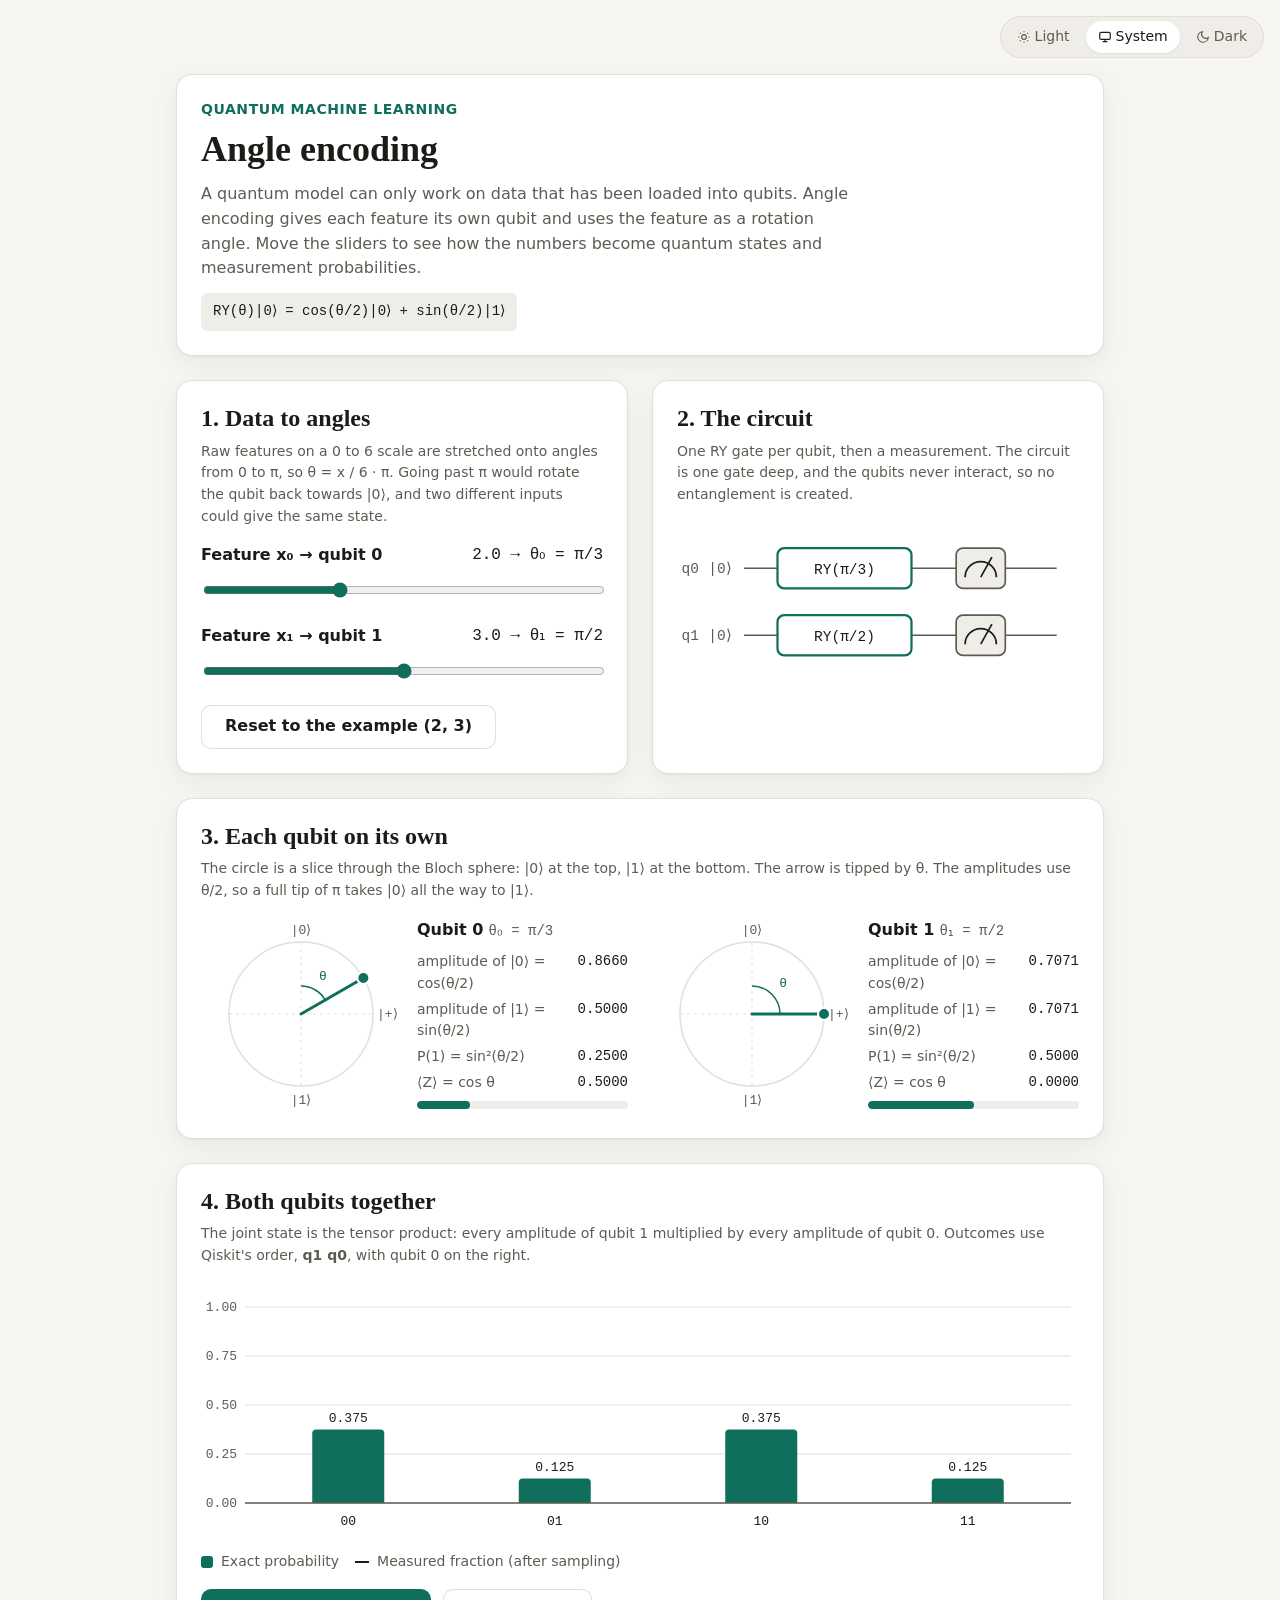
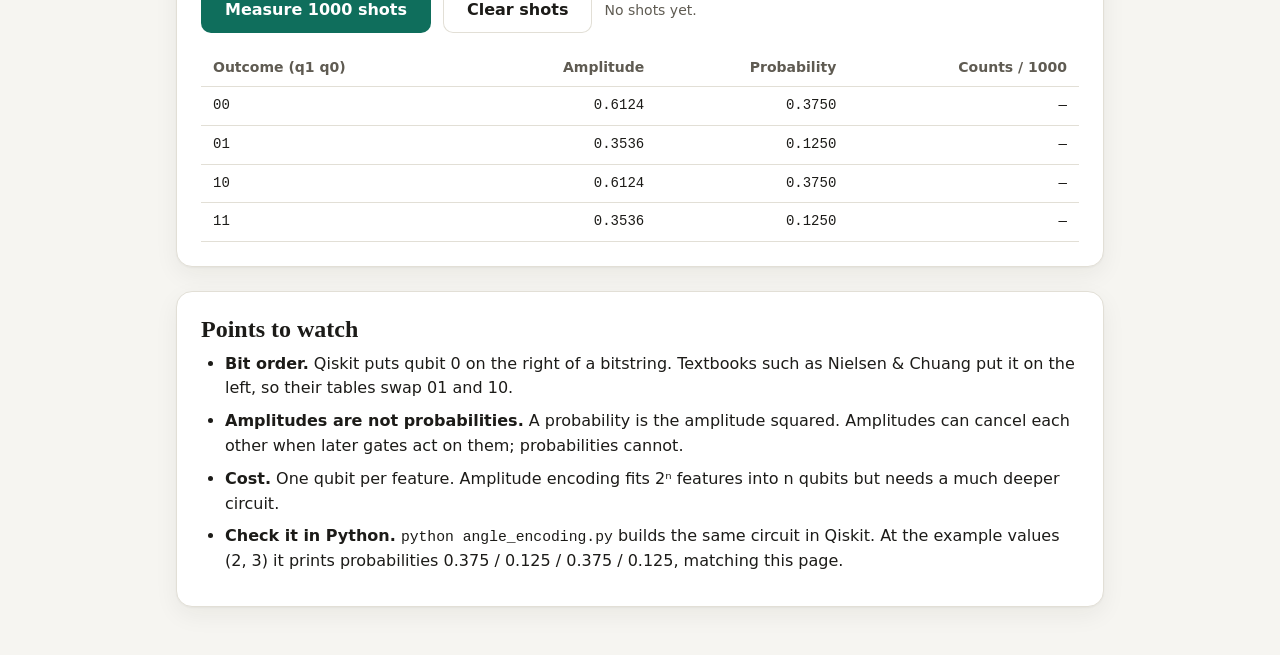
<file: index.html>
<!doctype html>
<html lang="en">
<head>
  <meta charset="utf-8">
  <meta name="viewport" content="width=device-width, initial-scale=1">
  <title>Angle Encoding Demo</title>
  <meta name="description" content="Interactive demo of angle encoding: classical features loaded into qubits with RY rotations.">
  <meta name="color-scheme" content="light dark">
  <script src="theme.js"></script>
  <link rel="stylesheet" href="tokens.css">
  <style>
    * { box-sizing: border-box; }
    body {
      margin: 0;
      min-height: 100vh;
      background: var(--color-bg);
      color: var(--color-text);
      font-family: var(--font-body);
      font-size: var(--text-base);
      line-height: var(--leading-normal);
      transition: background var(--duration-base) var(--ease-standard),
                  color var(--duration-base) var(--ease-standard);
    }
    header {
      display: flex;
      justify-content: flex-end;
      padding: var(--space-4);
    }
    main {
      max-width: 960px;
      margin: 0 auto;
      padding: 0 var(--space-4) var(--space-12);
      display: grid;
      gap: var(--space-6);
    }
    .card { padding: var(--space-6); min-width: 0; }
    .eyebrow {
      margin: 0 0 var(--space-2);
      font-size: var(--text-sm);
      font-weight: 600;
      letter-spacing: 0.04em;
      text-transform: uppercase;
      color: var(--color-accent);
    }
    h1 {
      margin: 0 0 var(--space-3);
      font-family: var(--font-display);
      font-size: var(--text-2xl);
      font-weight: 600;
      line-height: var(--leading-tight);
    }
    h2 {
      margin: 0 0 var(--space-2);
      font-family: var(--font-display);
      font-size: var(--text-xl);
      font-weight: 600;
      line-height: var(--leading-tight);
    }
    p { margin: 0 0 var(--space-3); }
    .lede { margin: 0; color: var(--color-text-muted); max-width: 64ch; }
    .muted { color: var(--color-text-muted); font-size: var(--text-sm); }
    .mono { font-family: var(--font-mono); font-variant-numeric: tabular-nums; }
    .formula {
      display: inline-block;
      margin-top: var(--space-3);
      padding: var(--space-2) var(--space-3);
      border-radius: var(--radius-sm);
      background: var(--color-surface-sunken);
      font-family: var(--font-mono);
      font-size: var(--text-sm);
    }

    .grid-2 { display: grid; gap: var(--space-6); }
    @media (min-width: 760px) { .grid-2 { grid-template-columns: 1fr 1fr; } }

    /* Feature sliders */
    .slider { display: grid; gap: var(--space-1); margin-top: var(--space-4); }
    .slider-head { display: flex; justify-content: space-between; gap: var(--space-3); flex-wrap: wrap; }
    .slider label { font-weight: 600; }
    input[type="range"] { width: 100%; accent-color: var(--color-accent); min-height: 32px; }
    input[type="range"]:focus-visible { outline: 2px solid var(--color-focus); outline-offset: 2px; }

    /* Circuit and Bloch diagrams */
    svg.diagram { display: block; width: 100%; height: auto; }
    .stroke-text { stroke: var(--color-text); }
    .stroke-muted { stroke: var(--color-text-muted); }
    .stroke-border { stroke: var(--color-border); }
    .stroke-accent { stroke: var(--color-accent); }
    .fill-text { fill: var(--color-text); }
    .fill-muted { fill: var(--color-text-muted); }
    .fill-accent { fill: var(--color-accent); }
    .fill-surface { fill: var(--color-surface); }
    .fill-sunken { fill: var(--color-surface-sunken); }
    svg text { font-family: var(--font-mono); font-size: 13px; }

    .qubit { display: grid; grid-template-columns: minmax(140px, 200px) 1fr; gap: var(--space-4); align-items: center; }
    @media (max-width: 420px) { .qubit { grid-template-columns: 1fr; } .qubit svg { max-width: 220px; margin: 0 auto; } }
    dl.stats { margin: 0; display: grid; grid-template-columns: auto 1fr; gap: var(--space-1) var(--space-3); font-size: var(--text-sm); }
    dl.stats dt { color: var(--color-text-muted); }
    dl.stats dd { margin: 0; font-family: var(--font-mono); font-variant-numeric: tabular-nums; text-align: right; }
    .meter { height: 8px; border-radius: var(--radius-full); background: var(--color-surface-sunken); overflow: hidden; margin-top: var(--space-2); }
    .meter span { display: block; height: 100%; background: var(--color-accent); border-radius: var(--radius-full); transition: width var(--duration-base) var(--ease-standard); }

    /* Probability chart */
    .chart-wrap { position: relative; margin-top: var(--space-4); }
    .bar { fill: var(--color-accent); transition: opacity var(--duration-fast) var(--ease-standard); }
    .bar-hit { fill: transparent; cursor: default; }
    .bar-group:hover .bar { opacity: 0.8; }
    .shot-mark { stroke: var(--color-text); stroke-width: 2; }
    .tooltip {
      position: absolute;
      pointer-events: none;
      padding: var(--space-2) var(--space-3);
      border-radius: var(--radius-sm);
      background: var(--color-text);
      color: var(--color-bg);
      font-size: var(--text-sm);
      font-family: var(--font-mono);
      white-space: nowrap;
      opacity: 0;
      transform: translate(-50%, -110%);
      transition: opacity var(--duration-fast) var(--ease-standard);
    }
    .tooltip.show { opacity: 1; }
    .legend { display: flex; flex-wrap: wrap; gap: var(--space-4); margin-top: var(--space-2); font-size: var(--text-sm); color: var(--color-text-muted); }
    .legend span { display: inline-flex; align-items: center; gap: var(--space-2); }
    .swatch { width: 12px; height: 12px; border-radius: 3px; background: var(--color-accent); }
    .tick { width: 14px; height: 2px; background: var(--color-text); }

    .actions { display: flex; flex-wrap: wrap; align-items: center; gap: var(--space-3); margin-top: var(--space-4); }

    table { width: 100%; border-collapse: collapse; margin-top: var(--space-4); font-size: var(--text-sm); }
    th, td { padding: var(--space-2) var(--space-3); text-align: right; border-bottom: 1px solid var(--color-border); }
    th:first-child, td:first-child { text-align: left; }
    th { color: var(--color-text-muted); font-weight: 600; }
    td { font-family: var(--font-mono); font-variant-numeric: tabular-nums; }
    .table-scroll { overflow-x: auto; }

    ul.notes { margin: 0; padding-left: var(--space-6); }
    ul.notes li { margin-bottom: var(--space-2); }
    code { font-family: var(--font-mono); font-size: 0.92em; }
  </style>
</head>
<body>
  <header>
    <fieldset class="theme-toggle">
      <legend>Color theme</legend>
      <input type="radio" name="theme" id="theme-light" value="light">
      <label for="theme-light">
        <svg viewBox="0 0 24 24" fill="none" stroke="currentColor" stroke-width="2" aria-hidden="true"><circle cx="12" cy="12" r="4"/><path d="M12 2v2M12 20v2M4.9 4.9l1.4 1.4M17.7 17.7l1.4 1.4M2 12h2M20 12h2M4.9 19.1l1.4-1.4M17.7 6.3l1.4-1.4"/></svg>
        Light
      </label>
      <input type="radio" name="theme" id="theme-system" value="system">
      <label for="theme-system">
        <svg viewBox="0 0 24 24" fill="none" stroke="currentColor" stroke-width="2" aria-hidden="true"><rect x="3" y="4" width="18" height="12" rx="2"/><path d="M8 20h8M12 16v4"/></svg>
        System
      </label>
      <input type="radio" name="theme" id="theme-dark" value="dark">
      <label for="theme-dark">
        <svg viewBox="0 0 24 24" fill="none" stroke="currentColor" stroke-width="2" aria-hidden="true"><path d="M21 12.8A9 9 0 1 1 11.2 3a7 7 0 0 0 9.8 9.8z"/></svg>
        Dark
      </label>
    </fieldset>
  </header>

  <main>
    <section class="card">
      <p class="eyebrow">Quantum machine learning</p>
      <h1>Angle encoding</h1>
      <p class="lede">A quantum model can only work on data that has been loaded into qubits. Angle encoding gives each feature its own qubit and uses the feature as a rotation angle. Move the sliders to see how the numbers become quantum states and measurement probabilities.</p>
      <span class="formula">RY(θ)|0⟩ = cos(θ/2)|0⟩ + sin(θ/2)|1⟩</span>
    </section>

    <div class="grid-2">
      <section class="card" aria-labelledby="s1">
        <h2 id="s1">1. Data to angles</h2>
        <p class="muted">Raw features on a 0 to 6 scale are stretched onto angles from 0 to π, so θ = x / 6 · π. Going past π would rotate the qubit back towards |0⟩, and two different inputs could give the same state.</p>
        <div class="slider">
          <div class="slider-head">
            <label for="x0">Feature x₀ → qubit 0</label>
            <span class="mono"><span id="x0v">2.0</span> → θ₀ = <span id="t0v"></span></span>
          </div>
          <input type="range" id="x0" min="0" max="6" step="0.1" value="2">
        </div>
        <div class="slider">
          <div class="slider-head">
            <label for="x1">Feature x₁ → qubit 1</label>
            <span class="mono"><span id="x1v">3.0</span> → θ₁ = <span id="t1v"></span></span>
          </div>
          <input type="range" id="x1" min="0" max="6" step="0.1" value="3">
        </div>
        <div class="actions">
          <button class="btn btn-secondary" type="button" id="preset">Reset to the example (2, 3)</button>
        </div>
      </section>

      <section class="card" aria-labelledby="s2">
        <h2 id="s2">2. The circuit</h2>
        <p class="muted">One RY gate per qubit, then a measurement. The circuit is one gate deep, and the qubits never interact, so no entanglement is created.</p>
        <svg class="diagram" viewBox="0 0 360 150" role="img" aria-labelledby="circ-title">
          <title id="circ-title">Circuit: qubit 0 and qubit 1 each get an RY rotation, then a measurement</title>
          <g id="circuit"></g>
        </svg>
      </section>
    </div>

    <section class="card" aria-labelledby="s3">
      <h2 id="s3">3. Each qubit on its own</h2>
      <p class="muted">The circle is a slice through the Bloch sphere: |0⟩ at the top, |1⟩ at the bottom. The arrow is tipped by θ. The amplitudes use θ/2, so a full tip of π takes |0⟩ all the way to |1⟩.</p>
      <div class="grid-2" id="qubits"></div>
    </section>

    <section class="card" aria-labelledby="s4">
      <h2 id="s4">4. Both qubits together</h2>
      <p class="muted">The joint state is the tensor product: every amplitude of qubit 1 multiplied by every amplitude of qubit 0. Outcomes use Qiskit's order, <strong>q1 q0</strong>, with qubit 0 on the right.</p>
      <div class="chart-wrap" id="chart-wrap">
        <svg class="diagram" id="chart" viewBox="0 0 560 260" role="img" aria-labelledby="chart-title">
          <title id="chart-title">Probability of each two-qubit outcome</title>
        </svg>
        <div class="tooltip" id="tooltip" role="presentation"></div>
      </div>
      <div class="legend">
        <span><i class="swatch"></i>Exact probability</span>
        <span><i class="tick"></i>Measured fraction (after sampling)</span>
      </div>
      <div class="actions">
        <button class="btn" type="button" id="measure">Measure 1000 shots</button>
        <button class="btn btn-secondary" type="button" id="clear">Clear shots</button>
        <span class="muted" id="shot-status" aria-live="polite">No shots yet.</span>
      </div>
      <div class="table-scroll">
        <table>
          <thead>
            <tr><th scope="col">Outcome (q1 q0)</th><th scope="col">Amplitude</th><th scope="col">Probability</th><th scope="col">Counts / 1000</th></tr>
          </thead>
          <tbody id="table"></tbody>
        </table>
      </div>
    </section>

    <section class="card" aria-labelledby="s5">
      <h2 id="s5">Points to watch</h2>
      <ul class="notes">
        <li><strong>Bit order.</strong> Qiskit puts qubit 0 on the right of a bitstring. Textbooks such as Nielsen &amp; Chuang put it on the left, so their tables swap 01 and 10.</li>
        <li><strong>Amplitudes are not probabilities.</strong> A probability is the amplitude squared. Amplitudes can cancel each other when later gates act on them; probabilities cannot.</li>
        <li><strong>Cost.</strong> One qubit per feature. Amplitude encoding fits 2ⁿ features into n qubits but needs a much deeper circuit.</li>
        <li><strong>Check it in Python.</strong> <code>python angle_encoding.py</code> builds the same circuit in Qiskit. At the example values (2, 3) it prints probabilities 0.375 / 0.125 / 0.375 / 0.125, matching this page.</li>
      </ul>
    </section>
  </main>

  <script>
    const SVG = 'http://www.w3.org/2000/svg';
    const SHOTS = 1000;
    const OUTCOMES = ['00', '01', '10', '11'];   // q1 q0, Qiskit order
    let counts = null;
    let seed = 7;

    function el(tag, attrs, text) {
      const node = document.createElementNS(SVG, tag);
      for (const k in attrs) node.setAttribute(k, attrs[k]);
      if (text != null) node.textContent = text;
      return node;
    }

    // Show an angle as a multiple of pi, using exact fractions where they exist.
    function piLabel(theta) {
      const f = theta / Math.PI;
      const known = { 0: '0', 1: 'π', 0.5: 'π/2', 0.25: 'π/4', 0.75: '3π/4' };
      for (const k in known) if (Math.abs(f - k) < 1e-9) return known[k];
      for (const d of [3, 6]) {
        const n = Math.round(f * d);
        if (Math.abs(f - n / d) < 1e-9 && n > 0) return (n === 1 ? '' : n) + 'π/' + d;
      }
      return f.toFixed(2) + 'π';
    }

    function state() {
      const x = [+document.getElementById('x0').value, +document.getElementById('x1').value];
      const theta = x.map(v => v / 6 * Math.PI);
      const q = theta.map(t => ({ a0: Math.cos(t / 2), a1: Math.sin(t / 2) }));
      // Tensor product; index = 2*b1 + b0 matches the bitstring "b1 b0".
      const amps = OUTCOMES.map(s => (s[0] === '1' ? q[1].a1 : q[1].a0) * (s[1] === '1' ? q[0].a1 : q[0].a0));
      return { x, theta, q, amps, probs: amps.map(a => a * a) };
    }

    function drawCircuit(st) {
      const g = document.getElementById('circuit');
      g.replaceChildren();
      [0, 1].forEach(i => {
        const y = 45 + i * 60;
        g.append(el('text', { x: 4, y: y + 4, class: 'fill-muted' }, 'q' + i));
        g.append(el('text', { x: 28, y: y + 4, class: 'fill-muted' }, '|0⟩'));
        g.append(el('line', { x1: 60, y1: y, x2: 340, y2: y, class: 'stroke-muted', 'stroke-width': 1.5 }));
        g.append(el('rect', { x: 90, y: y - 18, width: 120, height: 36, rx: 6, class: 'fill-surface stroke-accent', 'stroke-width': 2 }));
        g.append(el('text', { x: 150, y: y + 5, 'text-anchor': 'middle', class: 'fill-text' }, 'RY(' + piLabel(st.theta[i]) + ')'));
        g.append(el('rect', { x: 250, y: y - 18, width: 44, height: 36, rx: 6, class: 'fill-sunken stroke-muted', 'stroke-width': 1.5 }));
        g.append(el('path', { d: `M258 ${y + 8} A14 14 0 0 1 286 ${y + 8}`, fill: 'none', class: 'stroke-text', 'stroke-width': 1.5 }));
        g.append(el('line', { x1: 272, y1: y + 8, x2: 282, y2: y - 10, class: 'stroke-text', 'stroke-width': 1.5 }));
      });
    }

    function blochSVG(i, st) {
      const t = st.theta[i], cx = 100, cy = 100, r = 72;
      const px = cx + r * Math.sin(t), py = cy - r * Math.cos(t);
      const svg = el('svg', { class: 'diagram', viewBox: '0 0 200 200', role: 'img' });
      svg.append(el('title', {}, `Qubit ${i} tipped by ${piLabel(t)} from |0⟩`));
      svg.append(el('circle', { cx, cy, r, fill: 'none', class: 'stroke-border', 'stroke-width': 1.5 }));
      svg.append(el('line', { x1: cx, y1: cy - r, x2: cx, y2: cy + r, class: 'stroke-border', 'stroke-dasharray': '3 4' }));
      svg.append(el('line', { x1: cx - r, y1: cy, x2: cx + r, y2: cy, class: 'stroke-border', 'stroke-dasharray': '3 4' }));
      svg.append(el('text', { x: cx, y: cy - r - 8, 'text-anchor': 'middle', class: 'fill-muted' }, '|0⟩'));
      svg.append(el('text', { x: cx, y: cy + r + 18, 'text-anchor': 'middle', class: 'fill-muted' }, '|1⟩'));
      svg.append(el('text', { x: cx + r + 4, y: cy + 4, class: 'fill-muted' }, '|+⟩'));
      if (t > 0.01) {
        const ar = 28, ax = cx + ar * Math.sin(t), ay = cy - ar * Math.cos(t);
        svg.append(el('path', { d: `M${cx} ${cy - ar} A${ar} ${ar} 0 0 1 ${ax} ${ay}`, fill: 'none', class: 'stroke-accent', 'stroke-width': 1.5 }));
        const mid = t / 2, lx = cx + 44 * Math.sin(mid), ly = cy - 44 * Math.cos(mid);
        svg.append(el('text', { x: lx, y: ly + 4, 'text-anchor': 'middle', class: 'fill-accent' }, 'θ'));
      }
      svg.append(el('line', { x1: cx, y1: cy, x2: px, y2: py, class: 'stroke-accent', 'stroke-width': 3, 'stroke-linecap': 'round' }));
      svg.append(el('circle', { cx: px, cy: py, r: 6, class: 'fill-accent', style: 'stroke: var(--color-surface)', 'stroke-width': 2 }));
      return svg;
    }

    function drawQubits(st) {
      const wrap = document.getElementById('qubits');
      wrap.replaceChildren();
      [0, 1].forEach(i => {
        const { a0, a1 } = st.q[i];
        const div = document.createElement('div');
        div.className = 'qubit';
        div.append(blochSVG(i, st));
        const info = document.createElement('div');
        info.innerHTML = `
          <p style="margin-bottom:var(--space-2)"><strong>Qubit ${i}</strong> <span class="muted mono">θ${'₀₁'[i]} = ${piLabel(st.theta[i])}</span></p>
          <dl class="stats">
            <dt>amplitude of |0⟩ = cos(θ/2)</dt><dd>${a0.toFixed(4)}</dd>
            <dt>amplitude of |1⟩ = sin(θ/2)</dt><dd>${a1.toFixed(4)}</dd>
            <dt>P(1) = sin²(θ/2)</dt><dd>${(a1 * a1).toFixed(4)}</dd>
            <dt>⟨Z⟩ = cos θ</dt><dd>${Math.cos(st.theta[i]).toFixed(4)}</dd>
          </dl>
          <div class="meter" aria-hidden="true"><span style="width:${(a1 * a1 * 100).toFixed(1)}%"></span></div>`;
        div.append(info);
        wrap.append(div);
      });
    }

    function drawChart(st) {
      const svg = document.getElementById('chart');
      svg.querySelectorAll('g, line, text').forEach(n => n.remove());
      // Draw in real pixels so text stays 13px at any screen width.
      const W = Math.max(280, document.getElementById('chart-wrap').clientWidth);
      svg.setAttribute('viewBox', `0 0 ${W} 260`);
      const L = 44, R = W - 8, T = 24, B = 220, H = B - T;
      const y = p => B - p * H;
      [0, 0.25, 0.5, 0.75, 1].forEach(v => {
        svg.append(el('line', { x1: L, y1: y(v), x2: R, y2: y(v), class: 'stroke-border', 'stroke-width': 1 }));
        svg.append(el('text', { x: L - 8, y: y(v) + 4, 'text-anchor': 'end', class: 'fill-muted' }, v.toFixed(2)));
      });
      const slot = (R - L) / 4, bw = Math.min(72, slot * 0.5);
      OUTCOMES.forEach((s, k) => {
        const p = st.probs[k], cx = L + slot * (k + 0.5), top = y(p);
        const g = el('g', { class: 'bar-group' });
        const h = Math.max(0, B - top), rr = Math.min(4, h / 2);
        // Rounded top, square base anchored on the axis.
        g.append(el('path', {
          class: 'bar',
          d: `M${cx - bw / 2} ${B} V${top + rr} Q${cx - bw / 2} ${top} ${cx - bw / 2 + rr} ${top} H${cx + bw / 2 - rr} Q${cx + bw / 2} ${top} ${cx + bw / 2} ${top + rr} V${B} Z`
        }));
        const shotY = counts ? y(counts[s] / SHOTS) : top;
        if (counts) {
          g.append(el('line', { x1: cx - bw / 2 - 6, y1: shotY, x2: cx + bw / 2 + 6, y2: shotY, class: 'shot-mark' }));
        }
        // Label sits above whichever is higher: the bar or the measured mark.
        g.append(el('text', { x: cx, y: Math.min(top, shotY) - 8, 'text-anchor': 'middle', class: 'fill-text' }, p.toFixed(3)));
        g.append(el('text', { x: cx, y: B + 22, 'text-anchor': 'middle', class: 'fill-text' }, s));
        const hit = el('rect', { class: 'bar-hit', x: cx - slot / 2, y: T, width: slot, height: H + 30 });
        hit.addEventListener('pointerenter', () => showTip(k, st, cx, Math.min(top, shotY)));
        hit.addEventListener('pointerleave', hideTip);
        g.append(hit);
        svg.append(g);
      });
      svg.append(el('line', { x1: L, y1: B, x2: R, y2: B, class: 'stroke-muted', 'stroke-width': 1.5 }));
    }

    const tip = document.getElementById('tooltip');
    function showTip(k, st, cx, top) {
      const s = OUTCOMES[k];
      const f1 = s[0] === '1' ? 'sin' : 'cos', f0 = s[1] === '1' ? 'sin' : 'cos';
      let html = `|${s}⟩: ${f1}(θ₁/2)·${f0}(θ₀/2)<br>amplitude ${st.amps[k].toFixed(4)} · P ${st.probs[k].toFixed(4)}`;
      if (counts) html += `<br>measured ${counts[s]} / ${SHOTS}`;
      tip.innerHTML = html;
      const w = document.getElementById('chart').getBoundingClientRect().width;
      tip.style.left = Math.min(Math.max(cx, 120), w - 120) + 'px';
      tip.style.top = (top - 20) + 'px';
      tip.classList.add('show');
    }
    function hideTip() { tip.classList.remove('show'); }

    function drawTable(st) {
      document.getElementById('table').innerHTML = OUTCOMES.map((s, k) => `
        <tr><td>${s}</td><td>${st.amps[k].toFixed(4)}</td><td>${st.probs[k].toFixed(4)}</td><td>${counts ? counts[s] : '—'}</td></tr>`).join('');
    }

    // Small seeded generator so every visitor sees the same first run.
    function mulberry32(a) {
      return function () {
        a |= 0; a = a + 0x6D2B79F5 | 0;
        let t = Math.imul(a ^ a >>> 15, 1 | a);
        t = t + Math.imul(t ^ t >>> 7, 61 | t) ^ t;
        return ((t ^ t >>> 14) >>> 0) / 4294967296;
      };
    }

    function measure() {
      const st = state(), rand = mulberry32(seed++);
      counts = { '00': 0, '01': 0, '10': 0, '11': 0 };
      for (let n = 0; n < SHOTS; n++) {
        let r = rand(), k = 0;
        while (k < 3 && r >= st.probs[k]) { r -= st.probs[k]; k++; }
        counts[OUTCOMES[k]]++;
      }
      document.getElementById('shot-status').textContent =
        `Measured ${SHOTS} shots: ` + OUTCOMES.map(s => `${s}: ${counts[s]}`).join(', ') + '. Press again for a new random run.';
      render();
    }

    function render() {
      const st = state();
      document.getElementById('x0v').textContent = st.x[0].toFixed(1);
      document.getElementById('x1v').textContent = st.x[1].toFixed(1);
      document.getElementById('t0v').textContent = piLabel(st.theta[0]);
      document.getElementById('t1v').textContent = piLabel(st.theta[1]);
      drawCircuit(st);
      drawQubits(st);
      drawChart(st);
      drawTable(st);
    }

    function clearShots() {
      counts = null;
      document.getElementById('shot-status').textContent = 'No shots yet.';
      render();
    }

    ['x0', 'x1'].forEach(id => document.getElementById(id).addEventListener('input', () => {
      if (counts) clearShots(); else render();
    }));
    document.getElementById('preset').addEventListener('click', () => {
      document.getElementById('x0').value = 2;
      document.getElementById('x1').value = 3;
      clearShots();
    });
    document.getElementById('measure').addEventListener('click', measure);
    document.getElementById('clear').addEventListener('click', clearShots);
    window.addEventListener('resize', () => drawChart(state()));
    render();
  </script>
</body>
</html>
</file>
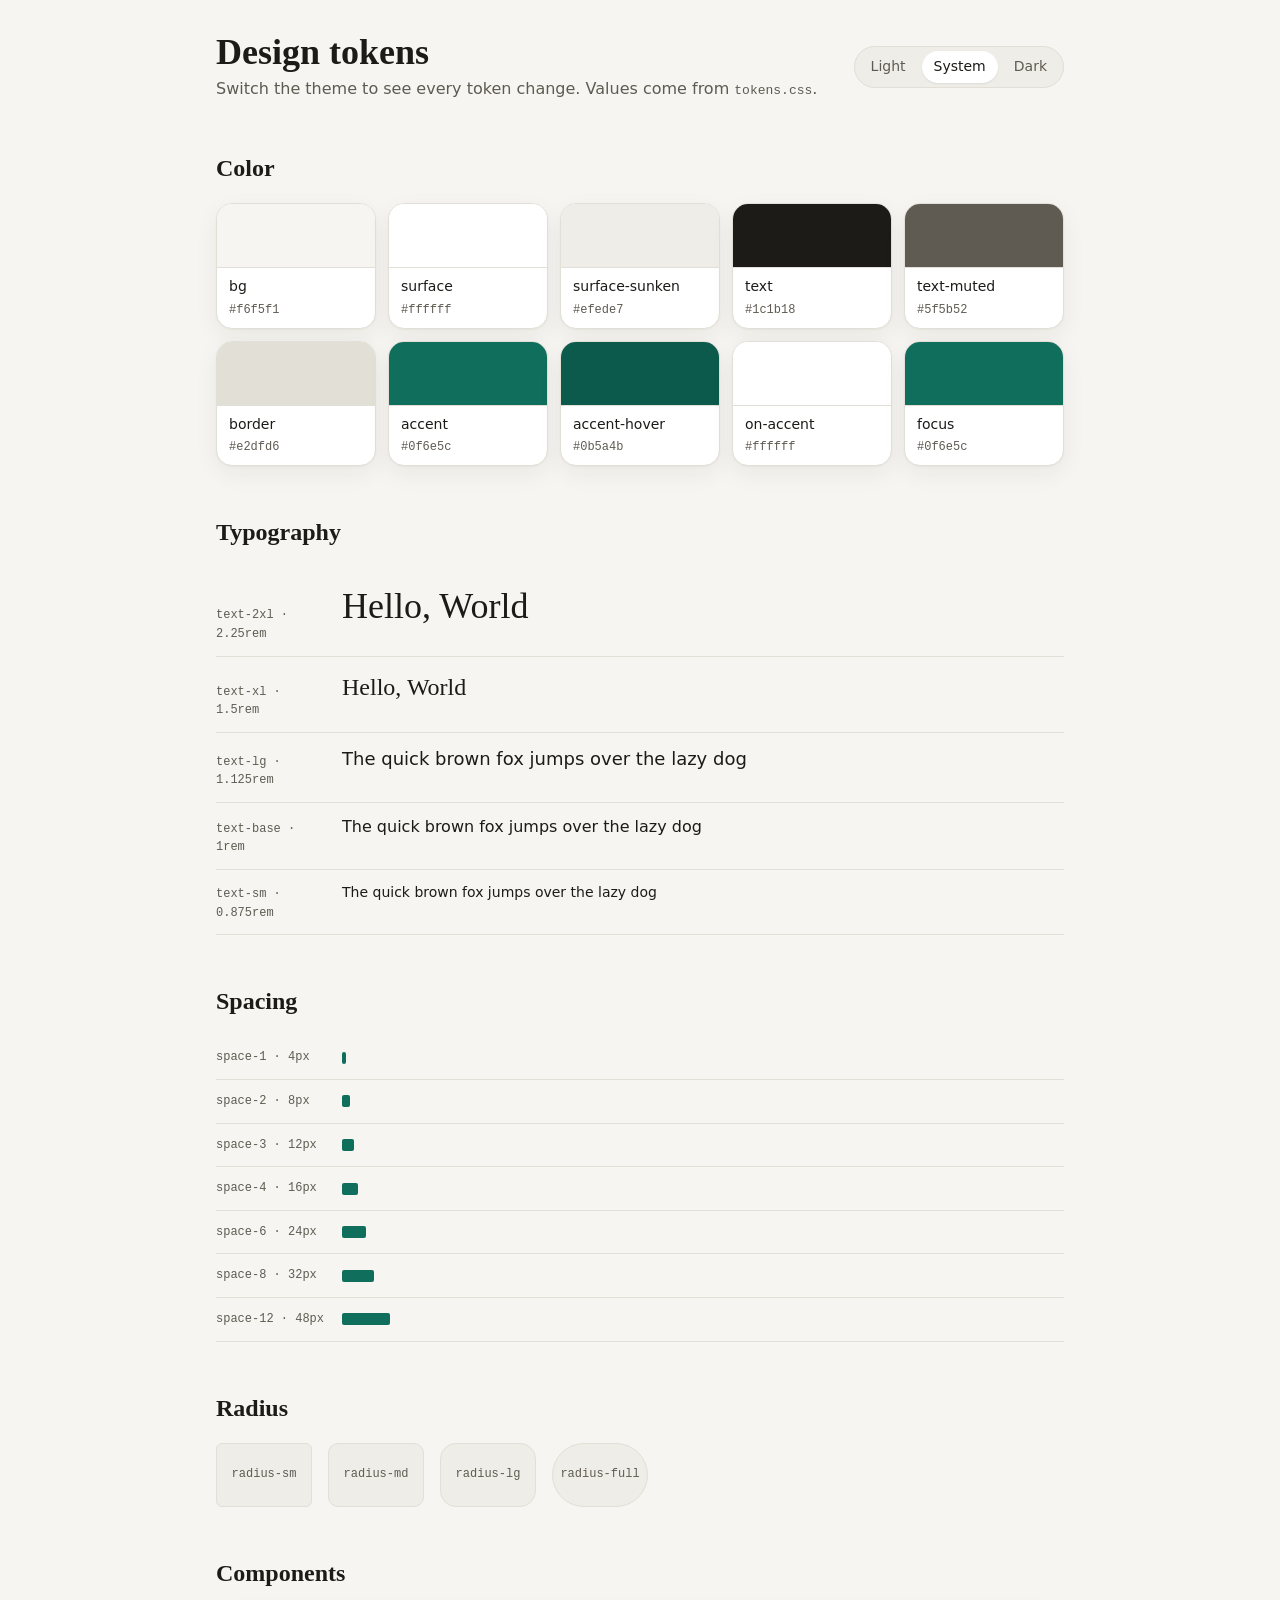
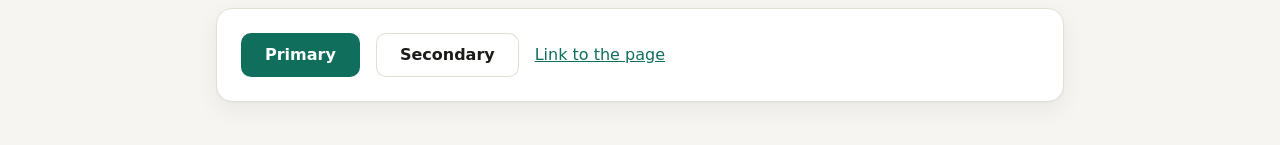
<file: design-preview.html>
<!doctype html>
<html lang="en">
<head>
  <meta charset="utf-8">
  <meta name="viewport" content="width=device-width, initial-scale=1">
  <title>Design Tokens</title>
  <meta name="color-scheme" content="light dark">
  <script src="theme.js"></script>
  <link rel="stylesheet" href="tokens.css">
  <style>
    * { box-sizing: border-box; }
    body {
      margin: 0;
      background: var(--color-bg);
      color: var(--color-text);
      font-family: var(--font-body);
      line-height: var(--leading-normal);
      transition: background var(--duration-base) var(--ease-standard),
                  color var(--duration-base) var(--ease-standard);
    }
    .wrap { max-width: 880px; margin: 0 auto; padding: var(--space-8) var(--space-4) var(--space-12); }
    .top { display: flex; flex-wrap: wrap; gap: var(--space-4); align-items: center; justify-content: space-between; margin-bottom: var(--space-8); }
    h1 { margin: 0; font-family: var(--font-display); font-size: var(--text-2xl); line-height: var(--leading-tight); }
    h2 { margin: var(--space-12) 0 var(--space-4); font-family: var(--font-display); font-size: var(--text-xl); }
    .muted { color: var(--color-text-muted); }
    .grid { display: grid; grid-template-columns: repeat(auto-fill, minmax(150px, 1fr)); gap: var(--space-3); }
    .swatch { overflow: hidden; }
    .swatch .chip { height: 64px; border-bottom: 1px solid var(--color-border); }
    .swatch .meta { padding: var(--space-2) var(--space-3); font-size: var(--text-sm); }
    .swatch code { font-family: var(--font-mono); font-size: 12px; color: var(--color-text-muted); }
    .row { display: flex; align-items: baseline; gap: var(--space-4); padding: var(--space-3) 0; border-bottom: 1px solid var(--color-border); }
    .row code { flex: 0 0 110px; font-family: var(--font-mono); font-size: 12px; color: var(--color-text-muted); }
    .bar { height: 12px; background: var(--color-accent); border-radius: 2px; }
    .shapes { display: flex; flex-wrap: wrap; gap: var(--space-4); }
    .shape { width: 96px; height: 64px; display: grid; place-items: center; background: var(--color-surface-sunken); border: 1px solid var(--color-border); font-family: var(--font-mono); font-size: 12px; color: var(--color-text-muted); }
    .components { display: flex; flex-wrap: wrap; gap: var(--space-4); align-items: center; padding: var(--space-6); }
    a { color: var(--color-accent); }
  </style>
</head>
<body>
  <div class="wrap">
    <div class="top">
      <div>
        <h1>Design tokens</h1>
        <p class="muted" style="margin:var(--space-1) 0 0">Switch the theme to see every token change. Values come from <code>tokens.css</code>.</p>
      </div>
      <fieldset class="theme-toggle">
        <legend>Color theme</legend>
        <input type="radio" name="theme" id="theme-light" value="light"><label for="theme-light">Light</label>
        <input type="radio" name="theme" id="theme-system" value="system"><label for="theme-system">System</label>
        <input type="radio" name="theme" id="theme-dark" value="dark"><label for="theme-dark">Dark</label>
      </fieldset>
    </div>

    <h2>Color</h2>
    <div class="grid" id="colors"></div>

    <h2>Typography</h2>
    <div id="type"></div>

    <h2>Spacing</h2>
    <div id="space"></div>

    <h2>Radius</h2>
    <div class="shapes" id="radius"></div>

    <h2>Components</h2>
    <div class="card components">
      <button class="btn" type="button">Primary</button>
      <button class="btn btn-secondary" type="button">Secondary</button>
      <a href="index.html">Link to the page</a>
    </div>
  </div>

  <script>
    const css = getComputedStyle(document.documentElement);
    const v = (name) => css.getPropertyValue(name).trim();
    const el = (tag, attrs = {}, text) => {
      const n = document.createElement(tag);
      Object.assign(n, attrs);
      if (text) n.textContent = text;
      return n;
    };

    const colors = ['bg', 'surface', 'surface-sunken', 'text', 'text-muted', 'border', 'accent', 'accent-hover', 'on-accent', 'focus'];
    const colorGrid = document.getElementById('colors');
    const colorCodes = [];
    colors.forEach((c) => {
      const card = el('div', { className: 'card swatch' });
      const chip = el('div', { className: 'chip' });
      chip.style.background = `var(--color-${c})`;
      const meta = el('div', { className: 'meta' });
      meta.append(el('div', {}, c), el('code'));
      colorCodes.push([c, meta.lastChild]);
      card.append(chip, meta);
      colorGrid.append(card);
    });
    function refreshHex() {
      const s = getComputedStyle(document.documentElement);
      colorCodes.forEach(([c, code]) => { code.textContent = s.getPropertyValue(`--color-${c}`).trim(); });
    }
    refreshHex();
    new MutationObserver(refreshHex).observe(document.documentElement, { attributes: true, attributeFilter: ['data-theme'] });
    matchMedia('(prefers-color-scheme: dark)').addEventListener('change', refreshHex);

    const type = document.getElementById('type');
    [['2xl', 'display'], ['xl', 'display'], ['lg', 'body'], ['base', 'body'], ['sm', 'body']].forEach(([size, family]) => {
      const row = el('div', { className: 'row' });
      const sample = el('span', {}, family === 'display' ? 'Hello, World' : 'The quick brown fox jumps over the lazy dog');
      sample.style.fontSize = `var(--text-${size})`;
      sample.style.fontFamily = `var(--font-${family})`;
      row.append(el('code', {}, `text-${size} · ${v('--text-' + size)}`), sample);
      type.append(row);
    });

    const space = document.getElementById('space');
    ['1', '2', '3', '4', '6', '8', '12'].forEach((s) => {
      const row = el('div', { className: 'row' });
      row.style.alignItems = 'center';
      const bar = el('div', { className: 'bar' });
      bar.style.width = `var(--space-${s})`;
      row.append(el('code', {}, `space-${s} · ${v('--space-' + s)}`), bar);
      space.append(row);
    });

    const radius = document.getElementById('radius');
    ['sm', 'md', 'lg', 'full'].forEach((r) => {
      const box = el('div', { className: 'shape' }, `radius-${r}`);
      box.style.borderRadius = `var(--radius-${r})`;
      radius.append(box);
    });
  </script>
</body>
</html>
</file>
<file: tokens.css>
/*
 * Design tokens. Source of truth: design-tokens.json (see DESIGN.md).
 * Theme resolution:
 *   1. <html data-theme="light|dark">  — explicit user choice (set by theme.js)
 *   2. prefers-color-scheme            — when no explicit choice ("system")
 */

:root {
  /* Color — light */
  --color-bg: #f6f5f1;
  --color-surface: #ffffff;
  --color-surface-sunken: #efede7;
  --color-text: #1c1b18;
  --color-text-muted: #5f5b52;
  --color-border: #e2dfd6;
  --color-accent: #0f6e5c;
  --color-accent-hover: #0b5a4b;
  --color-on-accent: #ffffff;
  --color-focus: #0f6e5c;
  --shadow-card: 0 1px 2px rgb(28 27 24 / 0.04), 0 8px 24px rgb(28 27 24 / 0.06);
  color-scheme: light;

  /* Typography */
  --font-display: "Iowan Old Style", "Palatino Linotype", Palatino, Georgia, ui-serif, serif;
  --font-body: ui-sans-serif, system-ui, -apple-system, "Segoe UI", Roboto, sans-serif;
  --font-mono: ui-monospace, "SF Mono", Menlo, Consolas, monospace;
  --text-sm: 0.875rem;
  --text-base: 1rem;
  --text-lg: 1.125rem;
  --text-xl: 1.5rem;
  --text-2xl: 2.25rem;
  --leading-tight: 1.15;
  --leading-normal: 1.55;

  /* Spacing (4px base) */
  --space-1: 4px;
  --space-2: 8px;
  --space-3: 12px;
  --space-4: 16px;
  --space-6: 24px;
  --space-8: 32px;
  --space-12: 48px;

  /* Radius */
  --radius-sm: 6px;
  --radius-md: 10px;
  --radius-lg: 16px;
  --radius-full: 999px;

  /* Motion */
  --duration-fast: 120ms;
  --duration-base: 200ms;
  --ease-standard: cubic-bezier(0.2, 0, 0, 1);
}

:root[data-theme="dark"] {
  --color-bg: #121311;
  --color-surface: #1b1c1a;
  --color-surface-sunken: #252622;
  --color-text: #ecebe6;
  --color-text-muted: #a3a198;
  --color-border: #2d2e2a;
  --color-accent: #4fd1b5;
  --color-accent-hover: #74dcc5;
  --color-on-accent: #0b1f1a;
  --color-focus: #4fd1b5;
  --shadow-card: 0 1px 2px rgb(0 0 0 / 0.3), 0 8px 24px rgb(0 0 0 / 0.25);
  color-scheme: dark;
}

@media (prefers-color-scheme: dark) {
  :root:not([data-theme="light"]) {
    --color-bg: #121311;
    --color-surface: #1b1c1a;
    --color-surface-sunken: #252622;
    --color-text: #ecebe6;
    --color-text-muted: #a3a198;
    --color-border: #2d2e2a;
    --color-accent: #4fd1b5;
    --color-accent-hover: #74dcc5;
    --color-on-accent: #0b1f1a;
    --color-focus: #4fd1b5;
    --shadow-card: 0 1px 2px rgb(0 0 0 / 0.3), 0 8px 24px rgb(0 0 0 / 0.25);
    color-scheme: dark;
  }
}

@media (prefers-reduced-motion: reduce) {
  :root {
    --duration-fast: 0ms;
    --duration-base: 0ms;
  }
}

/* Shared components */

.theme-toggle {
  display: inline-flex;
  gap: var(--space-1);
  padding: var(--space-1);
  margin: 0;
  border: 1px solid var(--color-border);
  border-radius: var(--radius-full);
  background: var(--color-surface-sunken);
}

.theme-toggle legend {
  position: absolute;
  width: 1px;
  height: 1px;
  overflow: hidden;
  clip: rect(0 0 0 0);
  white-space: nowrap;
}

.theme-toggle input {
  position: absolute;
  opacity: 0;
  pointer-events: none;
}

.theme-toggle label {
  display: inline-flex;
  align-items: center;
  gap: var(--space-1);
  min-height: 32px;
  padding: 0 var(--space-3);
  border-radius: var(--radius-full);
  font-size: var(--text-sm);
  color: var(--color-text-muted);
  cursor: pointer;
  transition: background var(--duration-fast) var(--ease-standard),
              color var(--duration-fast) var(--ease-standard);
}

.theme-toggle label:hover { color: var(--color-text); }

.theme-toggle input:checked + label {
  background: var(--color-surface);
  color: var(--color-text);
  box-shadow: 0 1px 2px rgb(0 0 0 / 0.08);
}

.theme-toggle input:focus-visible + label {
  outline: 2px solid var(--color-focus);
  outline-offset: 2px;
}

.theme-toggle svg { width: 14px; height: 14px; }

.btn {
  font: inherit;
  font-weight: 600;
  min-height: 44px;
  padding: 0 var(--space-6);
  border: 0;
  border-radius: var(--radius-md);
  background: var(--color-accent);
  color: var(--color-on-accent);
  cursor: pointer;
  transition: background var(--duration-fast) var(--ease-standard),
              transform var(--duration-fast) var(--ease-standard);
}

.btn:hover { background: var(--color-accent-hover); }
.btn:active { transform: translateY(1px); }
.btn:focus-visible { outline: 2px solid var(--color-focus); outline-offset: 3px; }

.btn-secondary {
  background: transparent;
  color: var(--color-text);
  box-shadow: inset 0 0 0 1px var(--color-border);
}

.btn-secondary:hover { background: var(--color-surface-sunken); }

.card {
  background: var(--color-surface);
  border: 1px solid var(--color-border);
  border-radius: var(--radius-lg);
  box-shadow: var(--shadow-card);
}
</file>
